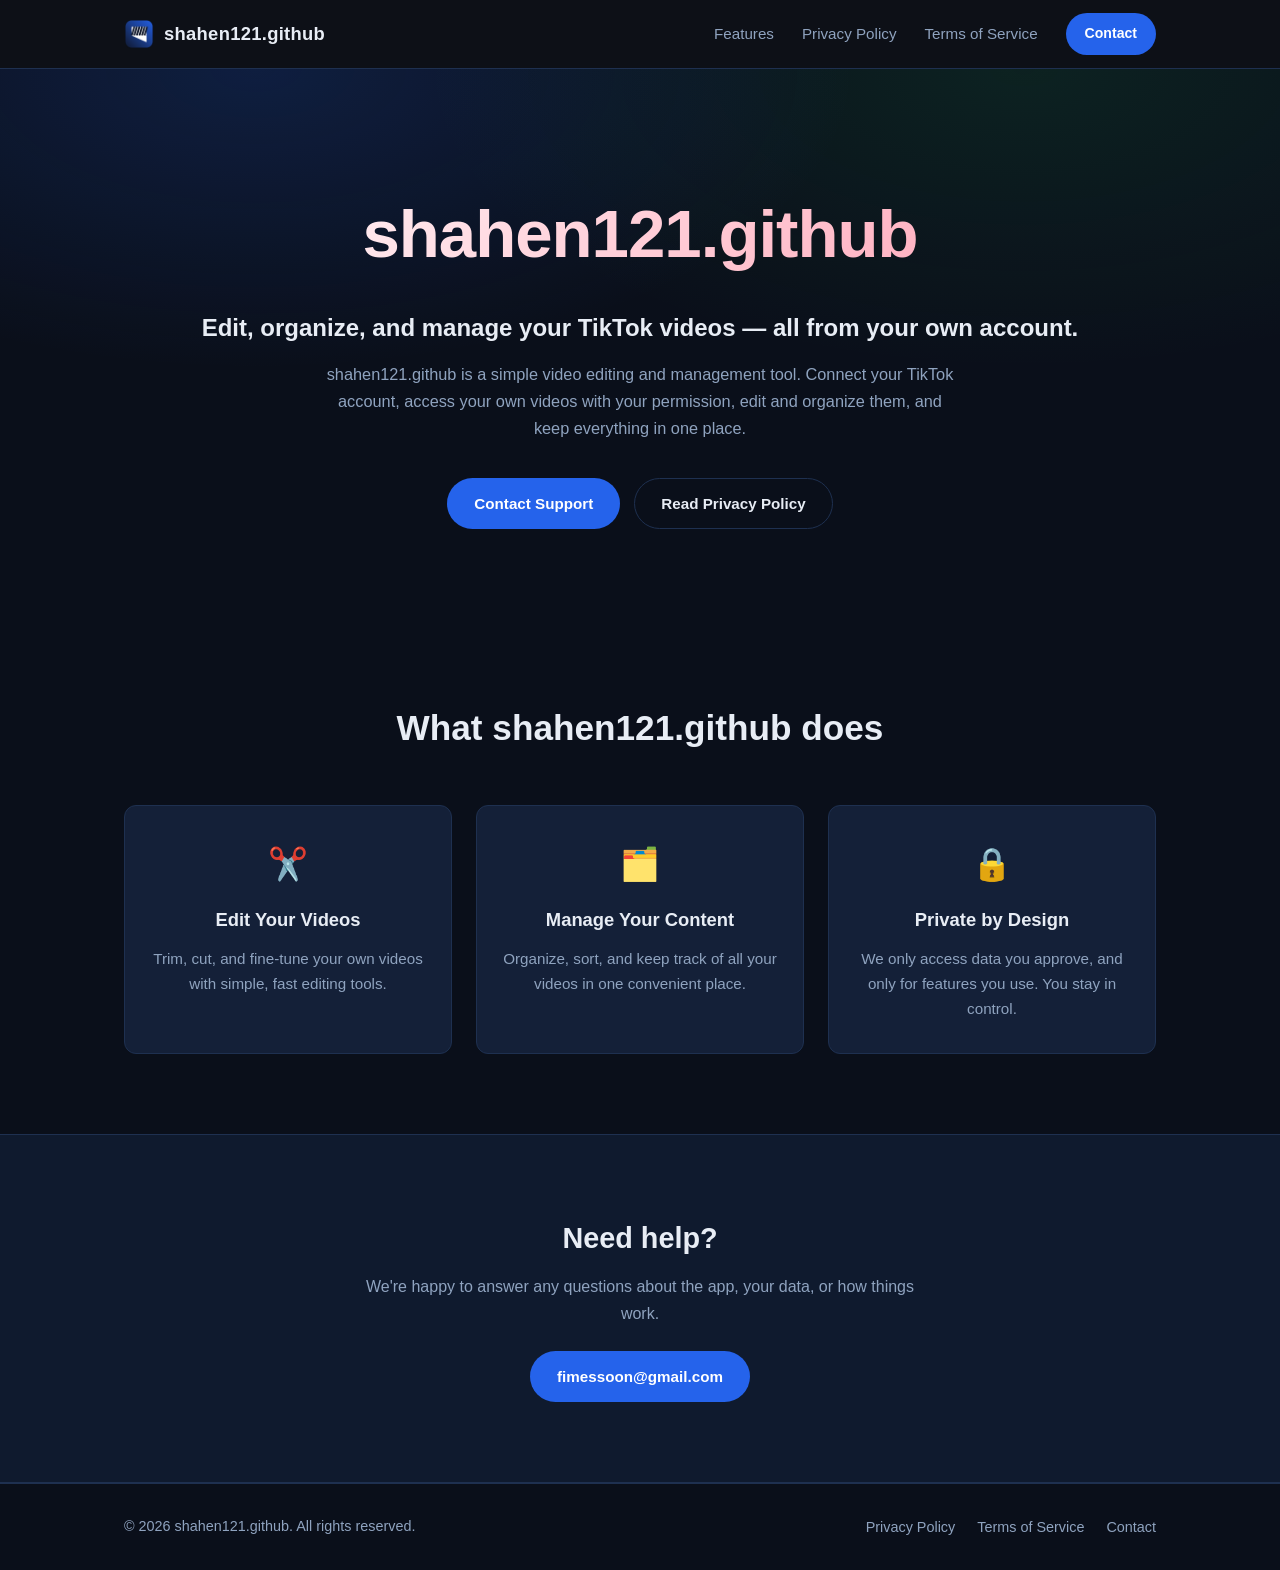
<file: index.html>
<!DOCTYPE html>
<html lang="en">
<head>
  <meta charset="UTF-8" />
  <meta name="viewport" content="width=device-width, initial-scale=1.0" />
  <title>shahen121.github</title>
  <meta name="description" content="shahen121.github is a video editing and management tool that helps you organize, edit, and manage your TikTok videos from your own account." />
  <meta name="tiktok-developers-site-verification" content="OwcJySsFOIAf7CXnYW7PHCTacPuSkbMM" />
  <link rel="icon" type="image/png" href="assets/images/logo.png" />
  <link rel="apple-touch-icon" href="assets/images/logo.png" />
  <link rel="stylesheet" href="assets/css/style.css" />
</head>
<body>
  <header class="site-header">
    <nav class="container nav">
      <a href="index.html" class="brand">
        <img class="brand-icon" src="assets/images/logo.png" alt="shahen121.github logo" />
        <span>shahen121.github</span>
      </a>
      <ul class="nav-links">
        <li><a href="index.html#features">Features</a></li>
        <li><a href="privacy-policy.html">Privacy Policy</a></li>
        <li><a href="terms-of-service.html">Terms of Service</a></li>
        <li><a href="mailto:fimessoon@gmail.com" class="btn btn-primary btn-sm">Contact</a></li>
      </ul>
    </nav>
  </header>

  <main>
    <section class="hero">
      <div class="container hero-inner">
        <h1>shahen121.github</h1>
        <p class="tagline">Edit, organize, and manage your TikTok videos — all from your own account.</p>
        <p class="hero-sub">
          shahen121.github is a simple video editing and management tool. Connect your TikTok account,
          access your own videos with your permission, edit and organize them, and keep everything
          in one place.
        </p>
        <div class="hero-actions">
          <a href="mailto:fimessoon@gmail.com" class="btn btn-primary">Contact Support</a>
          <a href="privacy-policy.html" class="btn btn-outline">Read Privacy Policy</a>
        </div>
      </div>
    </section>

    <section id="features" class="section">
      <div class="container">
        <h2 class="section-title">What shahen121.github does</h2>
        <div class="cards">
          <article class="card">
            <div class="card-icon">✂️</div>
            <h3>Edit Your Videos</h3>
            <p>Trim, cut, and fine-tune your own videos with simple, fast editing tools.</p>
          </article>
          <article class="card">
            <div class="card-icon">🗂️</div>
            <h3>Manage Your Content</h3>
            <p>Organize, sort, and keep track of all your videos in one convenient place.</p>
          </article>
          <article class="card">
            <div class="card-icon">🔒</div>
            <h3>Private by Design</h3>
            <p>We only access data you approve, and only for features you use. You stay in control.</p>
          </article>
        </div>
      </div>
    </section>

    <section class="section section-alt">
      <div class="container contact-box">
        <h2>Need help?</h2>
        <p>We're happy to answer any questions about the app, your data, or how things work.</p>
        <a href="mailto:fimessoon@gmail.com" class="btn btn-primary">fimessoon@gmail.com</a>
      </div>
    </section>
  </main>

  <footer class="site-footer">
    <div class="container footer-inner">
      <p>© <span id="year"></span> shahen121.github. All rights reserved.</p>
      <ul class="footer-links">
        <li><a href="privacy-policy.html">Privacy Policy</a></li>
        <li><a href="terms-of-service.html">Terms of Service</a></li>
        <li><a href="mailto:fimessoon@gmail.com">Contact</a></li>
      </ul>
    </div>
  </footer>

  <script>
    document.getElementById("year").textContent = new Date().getFullYear();
  </script>
</body>
</html>
</file>
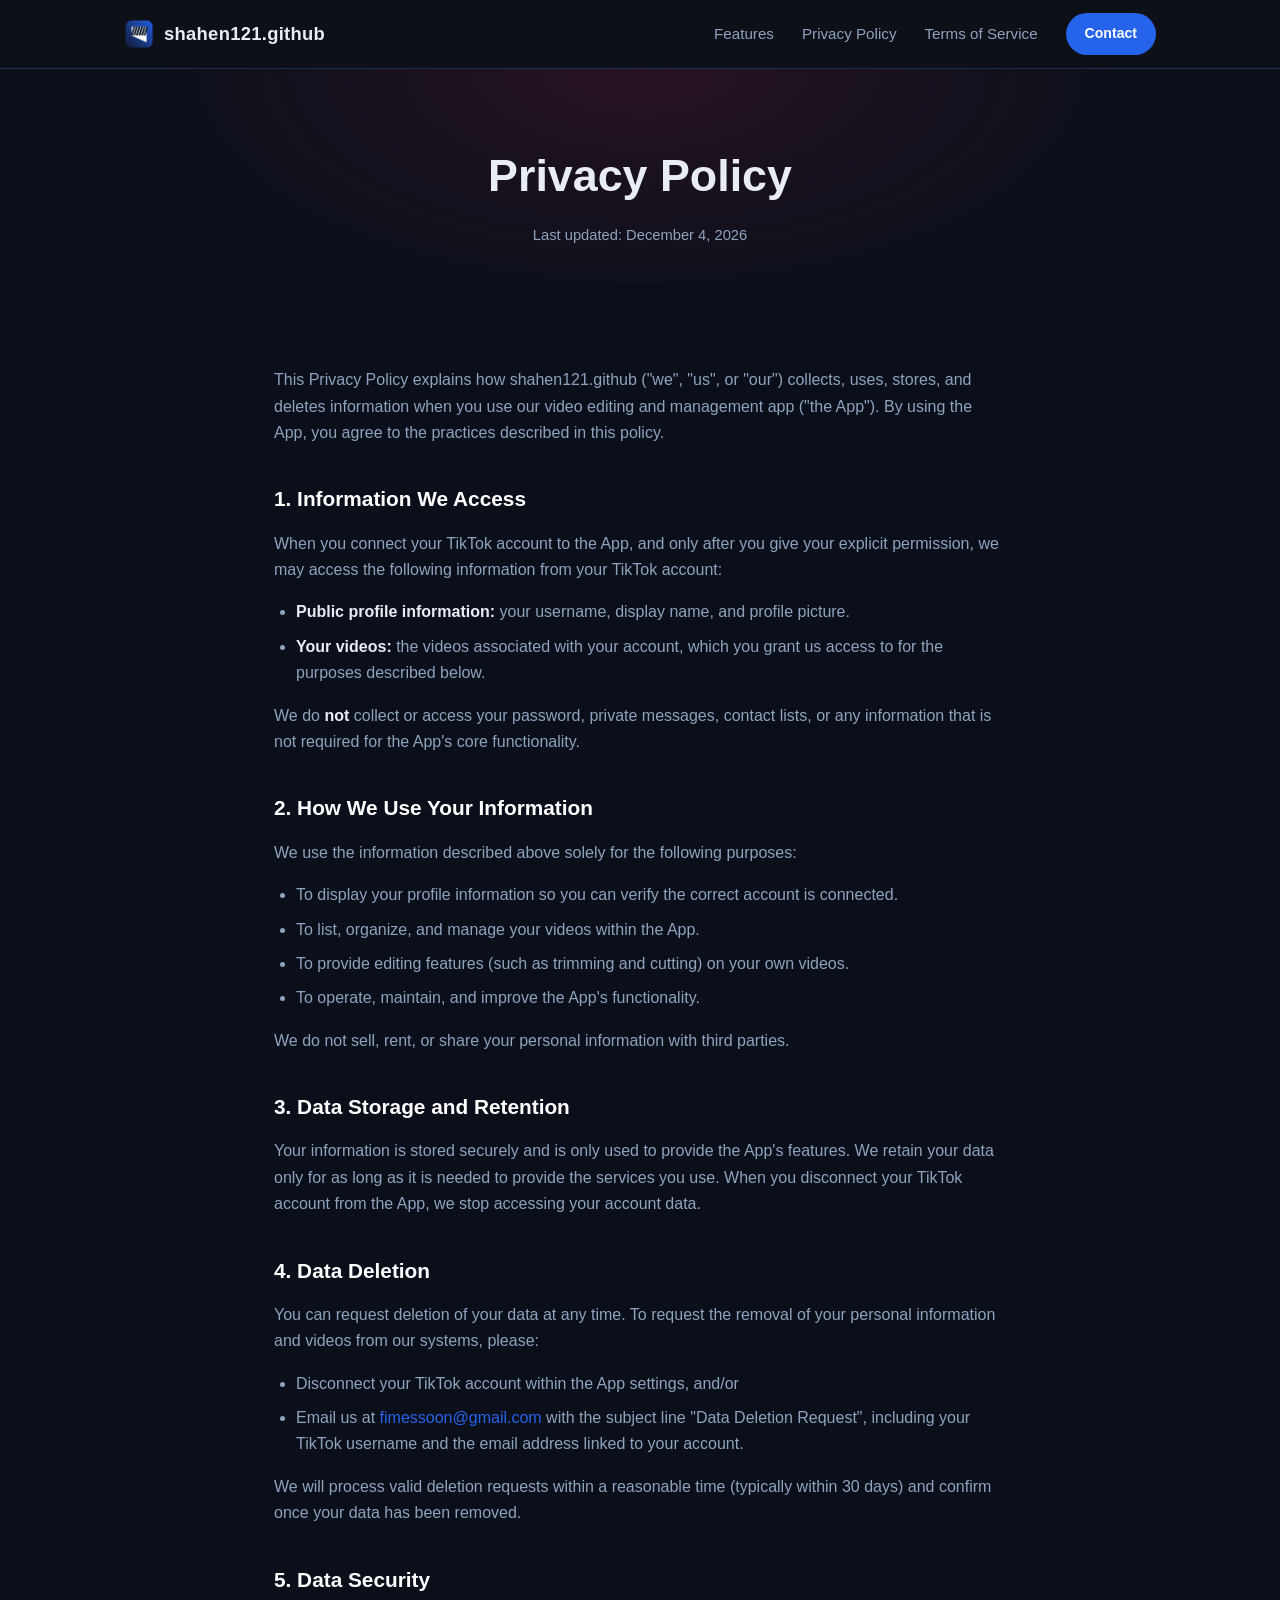
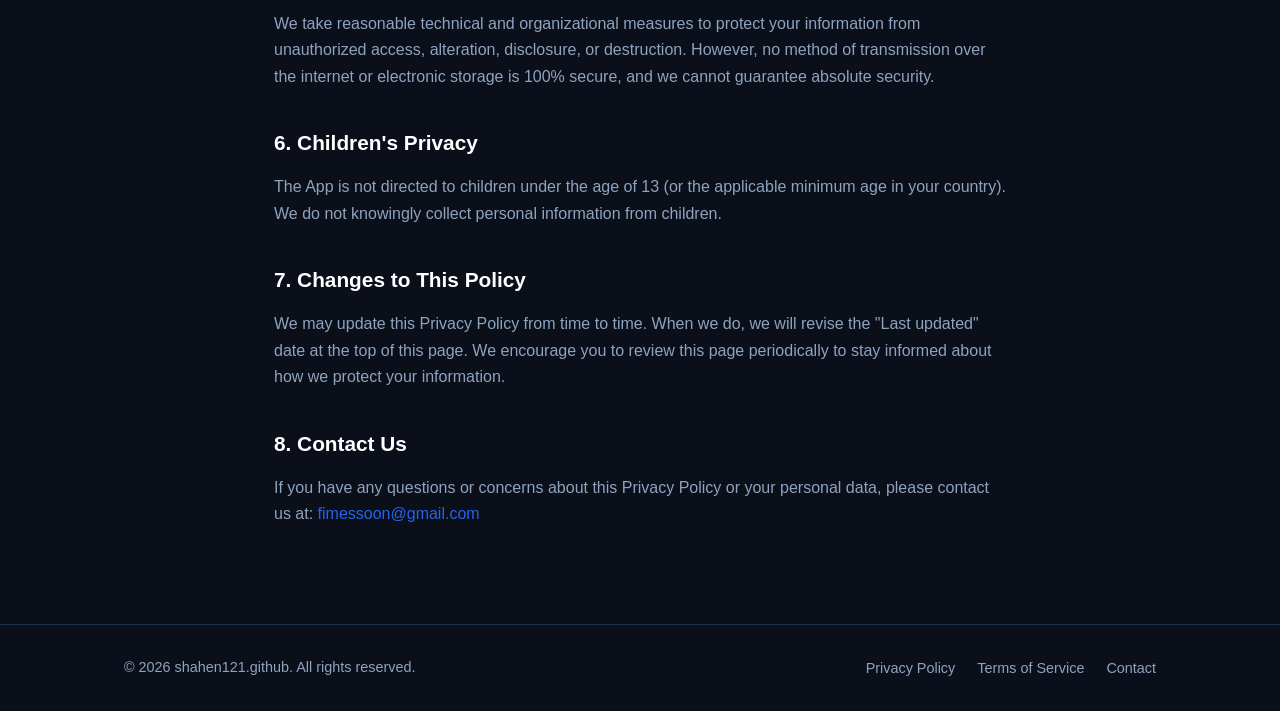
<file: privacy-policy.html>
<!DOCTYPE html>
<html lang="en">
<head>
  <meta charset="UTF-8" />
  <meta name="viewport" content="width=device-width, initial-scale=1.0" />
  <title>Privacy Policy — shahen121.github</title>
  <meta name="description" content="Privacy Policy for the shahen121.github app." />
  <link rel="icon" type="image/png" href="assets/images/logo.png" />
  <link rel="apple-touch-icon" href="assets/images/logo.png" />
  <link rel="stylesheet" href="assets/css/style.css" />
</head>
<body>
  <header class="site-header">
    <nav class="container nav">
      <a href="index.html" class="brand">
        <img class="brand-icon" src="assets/images/logo.png" alt="shahen121.github logo" />
        <span>shahen121.github</span>
      </a>
      <ul class="nav-links">
        <li><a href="index.html#features">Features</a></li>
        <li><a href="privacy-policy.html">Privacy Policy</a></li>
        <li><a href="terms-of-service.html">Terms of Service</a></li>
        <li><a href="mailto:fimessoon@gmail.com" class="btn btn-primary btn-sm">Contact</a></li>
      </ul>
    </nav>
  </header>

  <main>
    <section class="page-hero">
      <div class="container">
        <h1>Privacy Policy</h1>
        <p class="updated">Last updated: <span id="updated-date">August 5, 2026</span></p>
      </div>
    </section>

    <section class="section">
      <div class="container prose">
        <p>
          This Privacy Policy explains how shahen121.github ("we", "us", or "our") collects, uses,
          stores, and deletes information when you use our video editing and management app
          ("the App"). By using the App, you agree to the practices described in this policy.
        </p>

        <h2>1. Information We Access</h2>
        <p>
          When you connect your TikTok account to the App, and only after you give your explicit
          permission, we may access the following information from your TikTok account:
        </p>
        <ul>
          <li><strong>Public profile information:</strong> your username, display name, and profile picture.</li>
          <li><strong>Your videos:</strong> the videos associated with your account, which you grant us access to for the purposes described below.</li>
        </ul>
        <p>
          We do <strong>not</strong> collect or access your password, private messages, contact lists,
          or any information that is not required for the App's core functionality.
        </p>

        <h2>2. How We Use Your Information</h2>
        <p>We use the information described above solely for the following purposes:</p>
        <ul>
          <li>To display your profile information so you can verify the correct account is connected.</li>
          <li>To list, organize, and manage your videos within the App.</li>
          <li>To provide editing features (such as trimming and cutting) on your own videos.</li>
          <li>To operate, maintain, and improve the App's functionality.</li>
        </ul>
        <p>We do not sell, rent, or share your personal information with third parties.</p>

        <h2>3. Data Storage and Retention</h2>
        <p>
          Your information is stored securely and is only used to provide the App's features.
          We retain your data only for as long as it is needed to provide the services you use.
          When you disconnect your TikTok account from the App, we stop accessing your account data.
        </p>

        <h2>4. Data Deletion</h2>
        <p>
          You can request deletion of your data at any time. To request the removal of your
          personal information and videos from our systems, please:
        </p>
        <ul>
          <li>Disconnect your TikTok account within the App settings, and/or</li>
          <li>Email us at <a href="mailto:fimessoon@gmail.com">fimessoon@gmail.com</a> with the subject line
              "Data Deletion Request", including your TikTok username and the email address linked to your account.</li>
        </ul>
        <p>
          We will process valid deletion requests within a reasonable time (typically within 30 days)
          and confirm once your data has been removed.
        </p>

        <h2>5. Data Security</h2>
        <p>
          We take reasonable technical and organizational measures to protect your information from
          unauthorized access, alteration, disclosure, or destruction. However, no method of
          transmission over the internet or electronic storage is 100% secure, and we cannot
          guarantee absolute security.
        </p>

        <h2>6. Children's Privacy</h2>
        <p>
          The App is not directed to children under the age of 13 (or the applicable minimum age in
          your country). We do not knowingly collect personal information from children.
        </p>

        <h2>7. Changes to This Policy</h2>
        <p>
          We may update this Privacy Policy from time to time. When we do, we will revise the
          "Last updated" date at the top of this page. We encourage you to review this page
          periodically to stay informed about how we protect your information.
        </p>

        <h2>8. Contact Us</h2>
        <p>
          If you have any questions or concerns about this Privacy Policy or your personal data,
          please contact us at:
          <a href="mailto:fimessoon@gmail.com">fimessoon@gmail.com</a>
        </p>
      </div>
    </section>
  </main>

  <footer class="site-footer">
    <div class="container footer-inner">
      <p>© <span id="year"></span> shahen121.github. All rights reserved.</p>
      <ul class="footer-links">
        <li><a href="privacy-policy.html">Privacy Policy</a></li>
        <li><a href="terms-of-service.html">Terms of Service</a></li>
        <li><a href="mailto:fimessoon@gmail.com">Contact</a></li>
      </ul>
    </div>
  </footer>

  <script>
    document.getElementById("year").textContent = new Date().getFullYear();
    var d = new Date();
    document.getElementById("updated-date").textContent = d.toLocaleDateString("en-US", {
      year: "numeric", month: "long", day: "numeric"
    });
  </script>
</body>
</html>
</file>
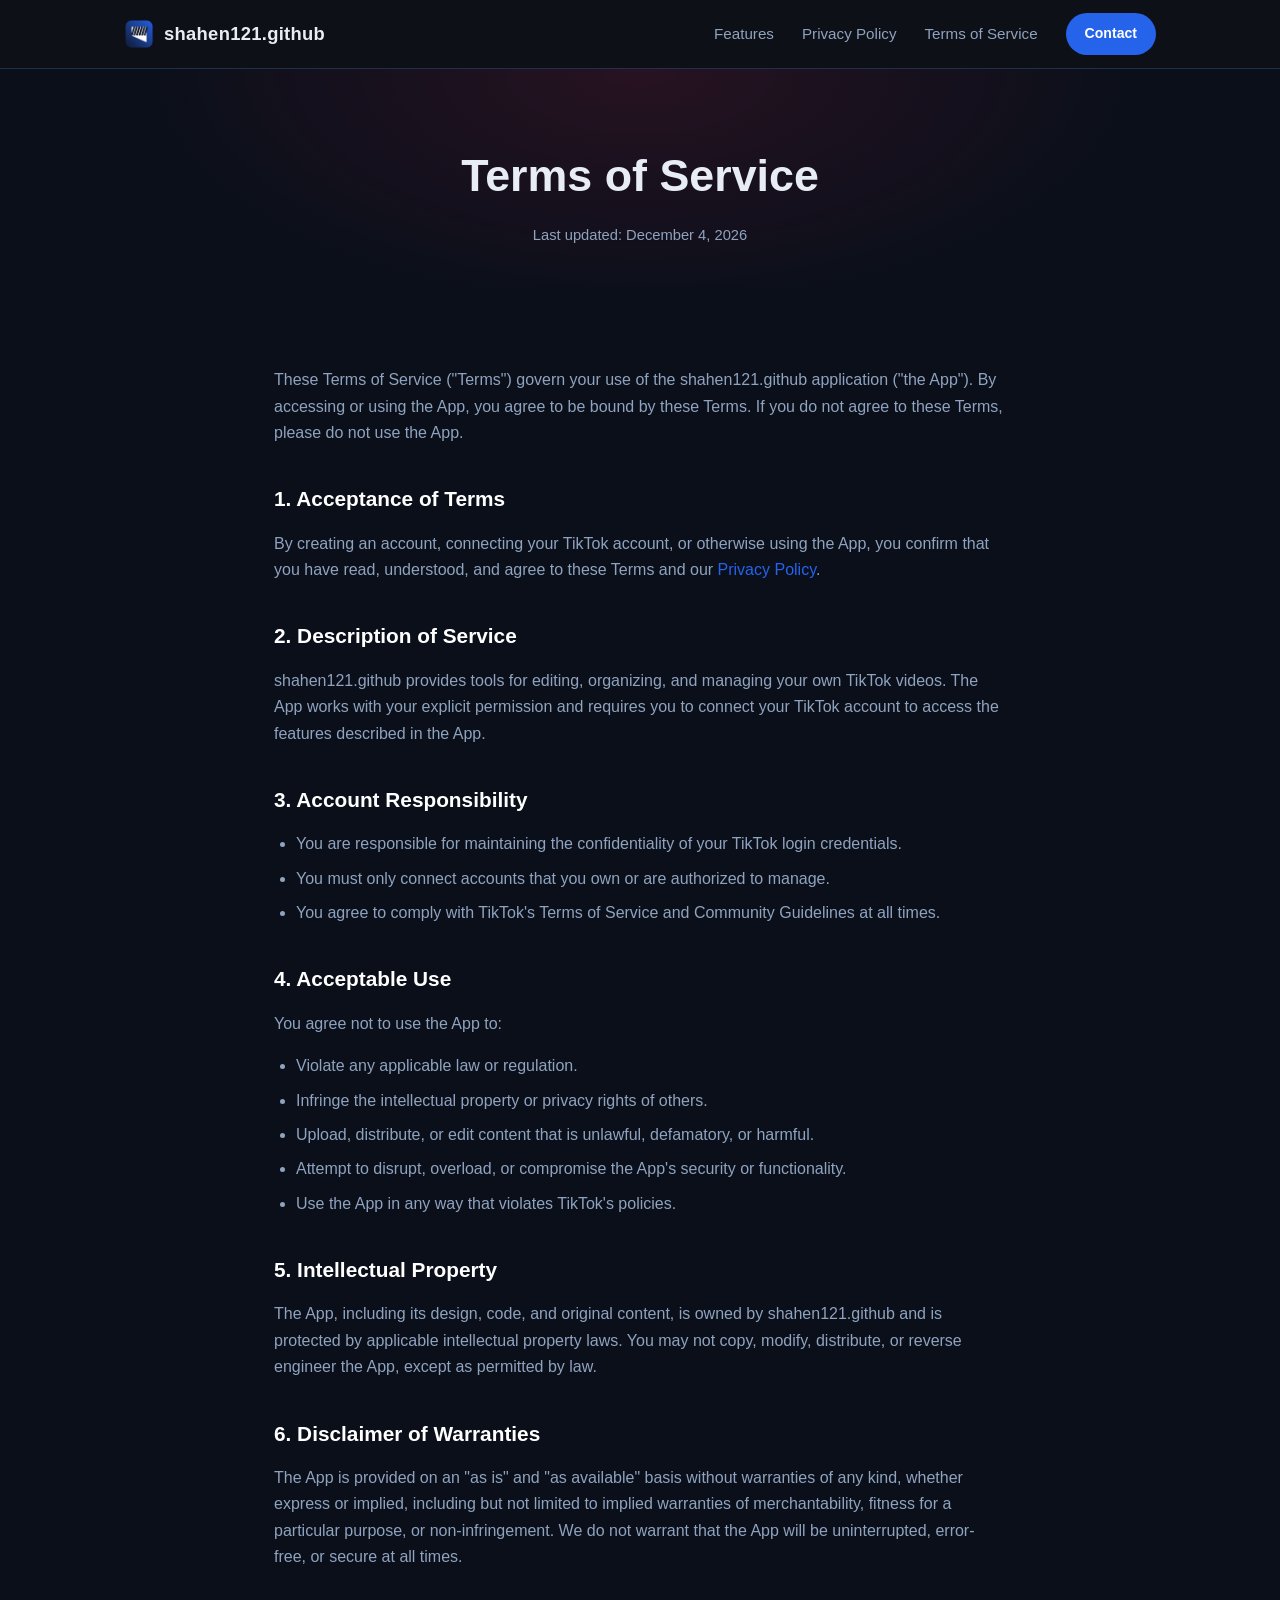
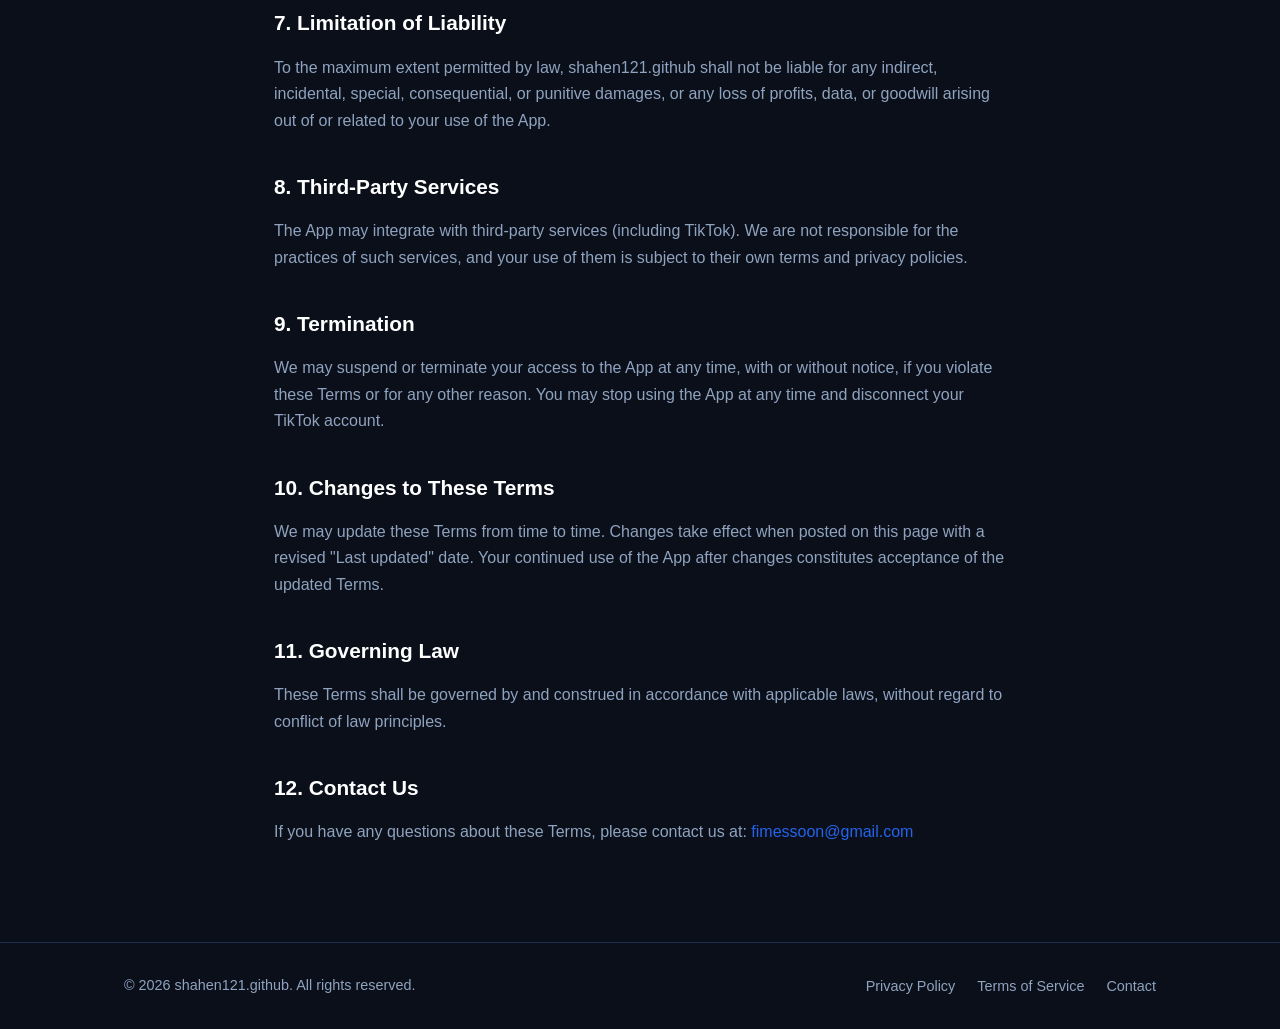
<file: terms-of-service.html>
<!DOCTYPE html>
<html lang="en">
<head>
  <meta charset="UTF-8" />
  <meta name="viewport" content="width=device-width, initial-scale=1.0" />
  <title>Terms of Service — shahen121.github</title>
  <meta name="description" content="Terms of Service for the shahen121.github app." />
  <link rel="icon" type="image/png" href="assets/images/logo.png" />
  <link rel="apple-touch-icon" href="assets/images/logo.png" />
  <link rel="stylesheet" href="assets/css/style.css" />
</head>
<body>
  <header class="site-header">
    <nav class="container nav">
      <a href="index.html" class="brand">
        <img class="brand-icon" src="assets/images/logo.png" alt="shahen121.github logo" />
        <span>shahen121.github</span>
      </a>
      <ul class="nav-links">
        <li><a href="index.html#features">Features</a></li>
        <li><a href="privacy-policy.html">Privacy Policy</a></li>
        <li><a href="terms-of-service.html">Terms of Service</a></li>
        <li><a href="mailto:fimessoon@gmail.com" class="btn btn-primary btn-sm">Contact</a></li>
      </ul>
    </nav>
  </header>

  <main>
    <section class="page-hero">
      <div class="container">
        <h1>Terms of Service</h1>
        <p class="updated">Last updated: <span id="updated-date">August 5, 2026</span></p>
      </div>
    </section>

    <section class="section">
      <div class="container prose">
        <p>
          These Terms of Service ("Terms") govern your use of the shahen121.github application
          ("the App"). By accessing or using the App, you agree to be bound by these Terms.
          If you do not agree to these Terms, please do not use the App.
        </p>

        <h2>1. Acceptance of Terms</h2>
        <p>
          By creating an account, connecting your TikTok account, or otherwise using the App,
          you confirm that you have read, understood, and agree to these Terms and our
          <a href="privacy-policy.html">Privacy Policy</a>.
        </p>

        <h2>2. Description of Service</h2>
        <p>
          shahen121.github provides tools for editing, organizing, and managing your own TikTok
          videos. The App works with your explicit permission and requires you to connect your
          TikTok account to access the features described in the App.
        </p>

        <h2>3. Account Responsibility</h2>
        <ul>
          <li>You are responsible for maintaining the confidentiality of your TikTok login credentials.</li>
          <li>You must only connect accounts that you own or are authorized to manage.</li>
          <li>You agree to comply with TikTok's Terms of Service and Community Guidelines at all times.</li>
        </ul>

        <h2>4. Acceptable Use</h2>
        <p>You agree not to use the App to:</p>
        <ul>
          <li>Violate any applicable law or regulation.</li>
          <li>Infringe the intellectual property or privacy rights of others.</li>
          <li>Upload, distribute, or edit content that is unlawful, defamatory, or harmful.</li>
          <li>Attempt to disrupt, overload, or compromise the App's security or functionality.</li>
          <li>Use the App in any way that violates TikTok's policies.</li>
        </ul>

        <h2>5. Intellectual Property</h2>
        <p>
          The App, including its design, code, and original content, is owned by shahen121.github
          and is protected by applicable intellectual property laws. You may not copy, modify,
          distribute, or reverse engineer the App, except as permitted by law.
        </p>

        <h2>6. Disclaimer of Warranties</h2>
        <p>
          The App is provided on an "as is" and "as available" basis without warranties of any
          kind, whether express or implied, including but not limited to implied warranties of
          merchantability, fitness for a particular purpose, or non-infringement. We do not
          warrant that the App will be uninterrupted, error-free, or secure at all times.
        </p>

        <h2>7. Limitation of Liability</h2>
        <p>
          To the maximum extent permitted by law, shahen121.github shall not be liable for any
          indirect, incidental, special, consequential, or punitive damages, or any loss of
          profits, data, or goodwill arising out of or related to your use of the App.
        </p>

        <h2>8. Third-Party Services</h2>
        <p>
          The App may integrate with third-party services (including TikTok). We are not
          responsible for the practices of such services, and your use of them is subject to
          their own terms and privacy policies.
        </p>

        <h2>9. Termination</h2>
        <p>
          We may suspend or terminate your access to the App at any time, with or without notice,
          if you violate these Terms or for any other reason. You may stop using the App at any
          time and disconnect your TikTok account.
        </p>

        <h2>10. Changes to These Terms</h2>
        <p>
          We may update these Terms from time to time. Changes take effect when posted on this
          page with a revised "Last updated" date. Your continued use of the App after changes
          constitutes acceptance of the updated Terms.
        </p>

        <h2>11. Governing Law</h2>
        <p>
          These Terms shall be governed by and construed in accordance with applicable laws,
          without regard to conflict of law principles.
        </p>

        <h2>12. Contact Us</h2>
        <p>
          If you have any questions about these Terms, please contact us at:
          <a href="mailto:fimessoon@gmail.com">fimessoon@gmail.com</a>
        </p>
      </div>
    </section>
  </main>

  <footer class="site-footer">
    <div class="container footer-inner">
      <p>© <span id="year"></span> shahen121.github. All rights reserved.</p>
      <ul class="footer-links">
        <li><a href="privacy-policy.html">Privacy Policy</a></li>
        <li><a href="terms-of-service.html">Terms of Service</a></li>
        <li><a href="mailto:fimessoon@gmail.com">Contact</a></li>
      </ul>
    </div>
  </footer>

  <script>
    document.getElementById("year").textContent = new Date().getFullYear();
    var d = new Date();
    document.getElementById("updated-date").textContent = d.toLocaleDateString("en-US", {
      year: "numeric", month: "long", day: "numeric"
    });
  </script>
</body>
</html>
</file>
<file: assets/css/style.css>
:root {
  --bg: #0a0f1a;
  --bg-alt: #0f1a2e;
  --surface: #142038;
  --border: #1e3050;
  --text: #e8edf5;
  --text-muted: #8fa3bf;
  --primary: #2563eb;
  --primary-hover: #3b82f6;
  --primary-glow: rgba(37, 99, 235, 0.18);
  --radius: 12px;
  --max-width: 1080px;
}

* {
  margin: 0;
  padding: 0;
  box-sizing: border-box;
}

html {
  scroll-behavior: smooth;
}

body {
  font-family: -apple-system, BlinkMacSystemFont, "Segoe UI", Roboto, "Helvetica Neue", Arial, sans-serif;
  background: var(--bg);
  color: var(--text);
  line-height: 1.65;
  -webkit-font-smoothing: antialiased;
}

.container {
  max-width: var(--max-width);
  margin: 0 auto;
  padding: 0 24px;
}

a {
  color: var(--primary);
  text-decoration: none;
}

a:hover {
  text-decoration: underline;
}

/* ---------- Header ---------- */
.site-header {
  position: sticky;
  top: 0;
  z-index: 100;
  background: rgba(15, 17, 23, 0.92);
  backdrop-filter: blur(10px);
  border-bottom: 1px solid var(--border);
}

.nav {
  display: flex;
  align-items: center;
  justify-content: space-between;
  height: 68px;
}

.brand {
  display: flex;
  align-items: center;
  gap: 10px;
  color: var(--text);
  font-weight: 700;
  font-size: 1.15rem;
  letter-spacing: 0.3px;
}

.brand:hover {
  text-decoration: none;
}

.brand-icon {
  width: 30px;
  height: 30px;
  border-radius: 7px;
  display: block;
  flex-shrink: 0;
}

.nav-links {
  display: flex;
  align-items: center;
  gap: 28px;
  list-style: none;
}

.nav-links a:not(.btn) {
  color: var(--text-muted);
  font-size: 0.95rem;
  transition: color 0.2s;
}

.nav-links a:not(.btn):hover {
  color: var(--text);
  text-decoration: none;
}

/* ---------- Buttons ---------- */
.btn {
  display: inline-block;
  padding: 12px 26px;
  border-radius: 999px;
  font-weight: 600;
  font-size: 0.95rem;
  transition: all 0.2s;
  border: 1px solid transparent;
  cursor: pointer;
}

.btn:hover {
  text-decoration: none;
  transform: translateY(-1px);
}

.btn-primary {
  background: var(--primary);
  color: #fff;
}

.btn-primary:hover {
  background: var(--primary-hover);
}

.btn-outline {
  border-color: var(--border);
  color: var(--text);
}

.btn-outline:hover {
  border-color: var(--primary);
  color: var(--primary);
}

.btn-sm {
  padding: 8px 18px;
  font-size: 0.88rem;
}

/* ---------- Hero ---------- */
.hero {
  padding: 110px 0 90px;
  text-align: center;
  background:
    radial-gradient(600px 300px at 20% 0%, var(--primary-glow), transparent),
    radial-gradient(600px 300px at 80% 0%, rgba(34, 197, 94, 0.1), transparent),
    var(--bg);
}

.hero h1 {
  font-size: clamp(2.6rem, 7vw, 4.2rem);
  font-weight: 800;
  letter-spacing: -1px;
  background: linear-gradient(120deg, #fff, #ff9db1);
  -webkit-background-clip: text;
  background-clip: text;
  -webkit-text-fill-color: transparent;
  margin-bottom: 18px;
}

.tagline {
  font-size: clamp(1.15rem, 3vw, 1.5rem);
  font-weight: 600;
  color: var(--text);
  margin-bottom: 14px;
}

.hero-sub {
  max-width: 640px;
  margin: 0 auto 36px;
  color: var(--text-muted);
  font-size: 1.02rem;
}

.hero-actions {
  display: flex;
  gap: 14px;
  justify-content: center;
  flex-wrap: wrap;
}

/* ---------- Sections ---------- */
.section {
  padding: 80px 0;
}

.section-alt {
  background: var(--bg-alt);
  border-top: 1px solid var(--border);
  border-bottom: 1px solid var(--border);
}

.section-title {
  font-size: clamp(1.6rem, 4vw, 2.2rem);
  text-align: center;
  margin-bottom: 48px;
  font-weight: 700;
}

.cards {
  display: grid;
  grid-template-columns: repeat(auto-fit, minmax(260px, 1fr));
  gap: 24px;
}

.card {
  background: var(--surface);
  border: 1px solid var(--border);
  border-radius: var(--radius);
  padding: 32px 26px;
  text-align: center;
  transition: transform 0.2s, border-color 0.2s;
}

.card:hover {
  transform: translateY(-4px);
  border-color: var(--primary);
}

.card-icon {
  font-size: 2rem;
  margin-bottom: 14px;
}

.card h3 {
  margin-bottom: 10px;
  font-size: 1.15rem;
}

.card p {
  color: var(--text-muted);
  font-size: 0.95rem;
}

/* ---------- Contact box ---------- */
.contact-box {
  text-align: center;
  max-width: 620px;
}

.contact-box h2 {
  font-size: 1.8rem;
  margin-bottom: 12px;
}

.contact-box p {
  color: var(--text-muted);
  margin-bottom: 24px;
}

/* ---------- Page hero (policy/tos) ---------- */
.page-hero {
  padding: 70px 0 40px;
  text-align: center;
  background:
    radial-gradient(500px 240px at 50% 0%, rgba(254, 44, 85, 0.12), transparent),
    var(--bg);
}

.page-hero h1 {
  font-size: clamp(2rem, 5vw, 2.8rem);
  font-weight: 800;
  margin-bottom: 10px;
}

.updated {
  color: var(--text-muted);
  font-size: 0.92rem;
}

/* ---------- Prose ---------- */
.prose {
  max-width: 780px;
  margin: 0 auto;
}

.prose h2 {
  font-size: 1.3rem;
  margin: 36px 0 14px;
  color: #fff;
}

.prose p {
  color: var(--text-muted);
  margin-bottom: 16px;
}

.prose ul {
  margin: 0 0 16px 22px;
  color: var(--text-muted);
}

.prose li {
  margin-bottom: 8px;
}

.prose strong {
  color: var(--text);
}

/* ---------- Footer ---------- */
.site-footer {
  border-top: 1px solid var(--border);
  padding: 30px 0;
}

.footer-inner {
  display: flex;
  align-items: center;
  justify-content: space-between;
  flex-wrap: wrap;
  gap: 14px;
}

.site-footer p,
.site-footer a {
  color: var(--text-muted);
  font-size: 0.9rem;
}

.footer-links {
  display: flex;
  gap: 22px;
  list-style: none;
}

/* ---------- Responsive ---------- */
@media (max-width: 720px) {
  .nav-links {
    gap: 14px;
  }

  .nav-links li:nth-child(2),
  .nav-links li:nth-child(3) {
    display: none;
  }

  .hero {
    padding: 80px 0 60px;
  }

  .section {
    padding: 56px 0;
  }

  .footer-inner {
    justify-content: center;
    text-align: center;
  }
}
</file>
